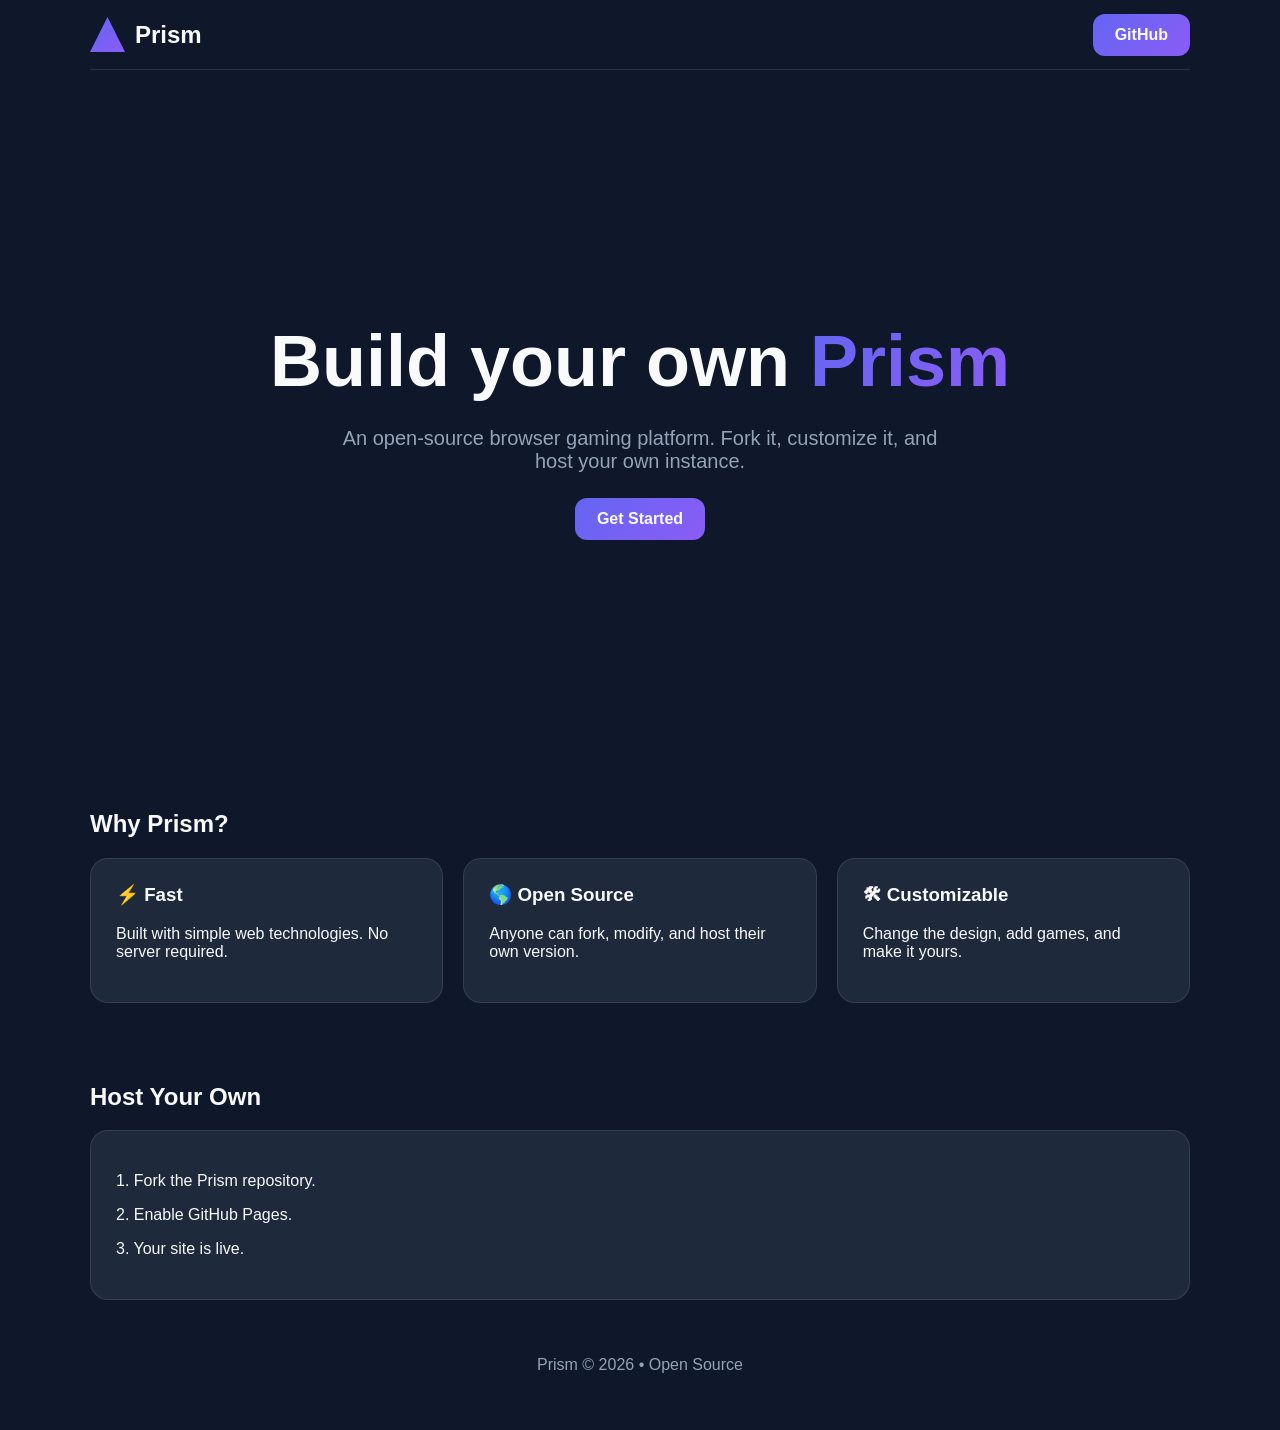
<file: index.html>
<!DOCTYPE html>
<html lang="en">

<head>
<meta charset="UTF-8">
<meta name="viewport" content="width=device-width, initial-scale=1.0">

<title>Prism</title>
<meta name="description" content="Prism - An open source browser gaming platform">

<link rel="stylesheet" href="css/style.css">

</head>


<body>


<nav class="navbar container">

<div class="logo">
    <div class="logo-icon"></div>
    Prism
</div>

<a class="button" href="https://github.com">
    GitHub
</a>

</nav>



<section class="hero">

<div class="container">

<h1>
Build your own
<span>Prism</span>
</h1>

<p>
An open-source browser gaming platform.
Fork it, customize it, and host your own instance.
</p>


<a class="button" href="#features">
    Get Started
</a>

</div>

</section>




<section id="features" class="container">

<h2>Why Prism?</h2>


<div class="grid">


<div class="card">
<h3>⚡ Fast</h3>
<p>
Built with simple web technologies.
No server required.
</p>
</div>


<div class="card">
<h3>🌎 Open Source</h3>
<p>
Anyone can fork, modify, and host their own version.
</p>
</div>


<div class="card">
<h3>🛠 Customizable</h3>
<p>
Change the design, add games, and make it yours.
</p>
</div>


</div>

</section>




<section class="container" style="margin-top:80px">

<h2>Host Your Own</h2>

<div class="card">

<p>
1. Fork the Prism repository.
</p>

<p>
2. Enable GitHub Pages.
</p>

<p>
3. Your site is live.
</p>

</div>

</section>




<footer>

<p>
Prism © 2026 • Open Source
</p>

</footer>


</body>

</html>
</file>
<file: css/style.css>
/* Prism Global Styles */

:root {
    --background: #0f172a;
    --surface: #111827;
    --card: #1e293b;
    --primary: #6366f1;
    --secondary: #8b5cf6;
    --text: #f8fafc;
    --muted: #94a3b8;
    --border: rgba(255,255,255,0.1);
}

* {
    box-sizing: border-box;
}

html {
    scroll-behavior: smooth;
}

body {
    margin: 0;
    background: var(--background);
    color: var(--text);
    font-family: Inter, Arial, sans-serif;
}

a {
    color: inherit;
    text-decoration: none;
}

.container {
    width: min(1100px, 90%);
    margin: auto;
}


/* Navigation */

.navbar {
    height: 70px;
    display: flex;
    align-items: center;
    justify-content: space-between;
    border-bottom: 1px solid var(--border);
}

.logo {
    display: flex;
    align-items: center;
    gap: 10px;
    font-size: 24px;
    font-weight: 800;
}

.logo-icon {
    width: 35px;
    height: 35px;
    background: linear-gradient(
        135deg,
        var(--primary),
        var(--secondary)
    );
    clip-path: polygon(50% 0,100% 100%,0 100%);
}


/* Buttons */

.button {
    padding: 12px 22px;
    border-radius: 12px;
    background: linear-gradient(
        135deg,
        var(--primary),
        var(--secondary)
    );
    font-weight: 600;
    display: inline-block;
    transition: .2s;
}

.button:hover {
    transform: translateY(-3px);
}


/* Hero */

.hero {
    min-height: 80vh;
    display: flex;
    align-items: center;
    text-align: center;
}

.hero h1 {
    font-size: clamp(40px, 7vw, 72px);
    margin: 0;
}

.hero span {
    background: linear-gradient(
        135deg,
        var(--primary),
        var(--secondary)
    );
    -webkit-background-clip: text;
    color: transparent;
}

.hero p {
    max-width: 600px;
    margin: 25px auto;
    color: var(--muted);
    font-size: 20px;
}


/* Cards */

.grid {
    display: grid;
    grid-template-columns:
        repeat(auto-fit,minmax(250px,1fr));
    gap: 20px;
}

.card {
    background: var(--card);
    border: 1px solid var(--border);
    padding: 25px;
    border-radius: 18px;
}

.card h3 {
    margin-top:0;
}


/* Footer */

footer {
    padding:40px 0;
    text-align:center;
    color:var(--muted);
}
</file>
